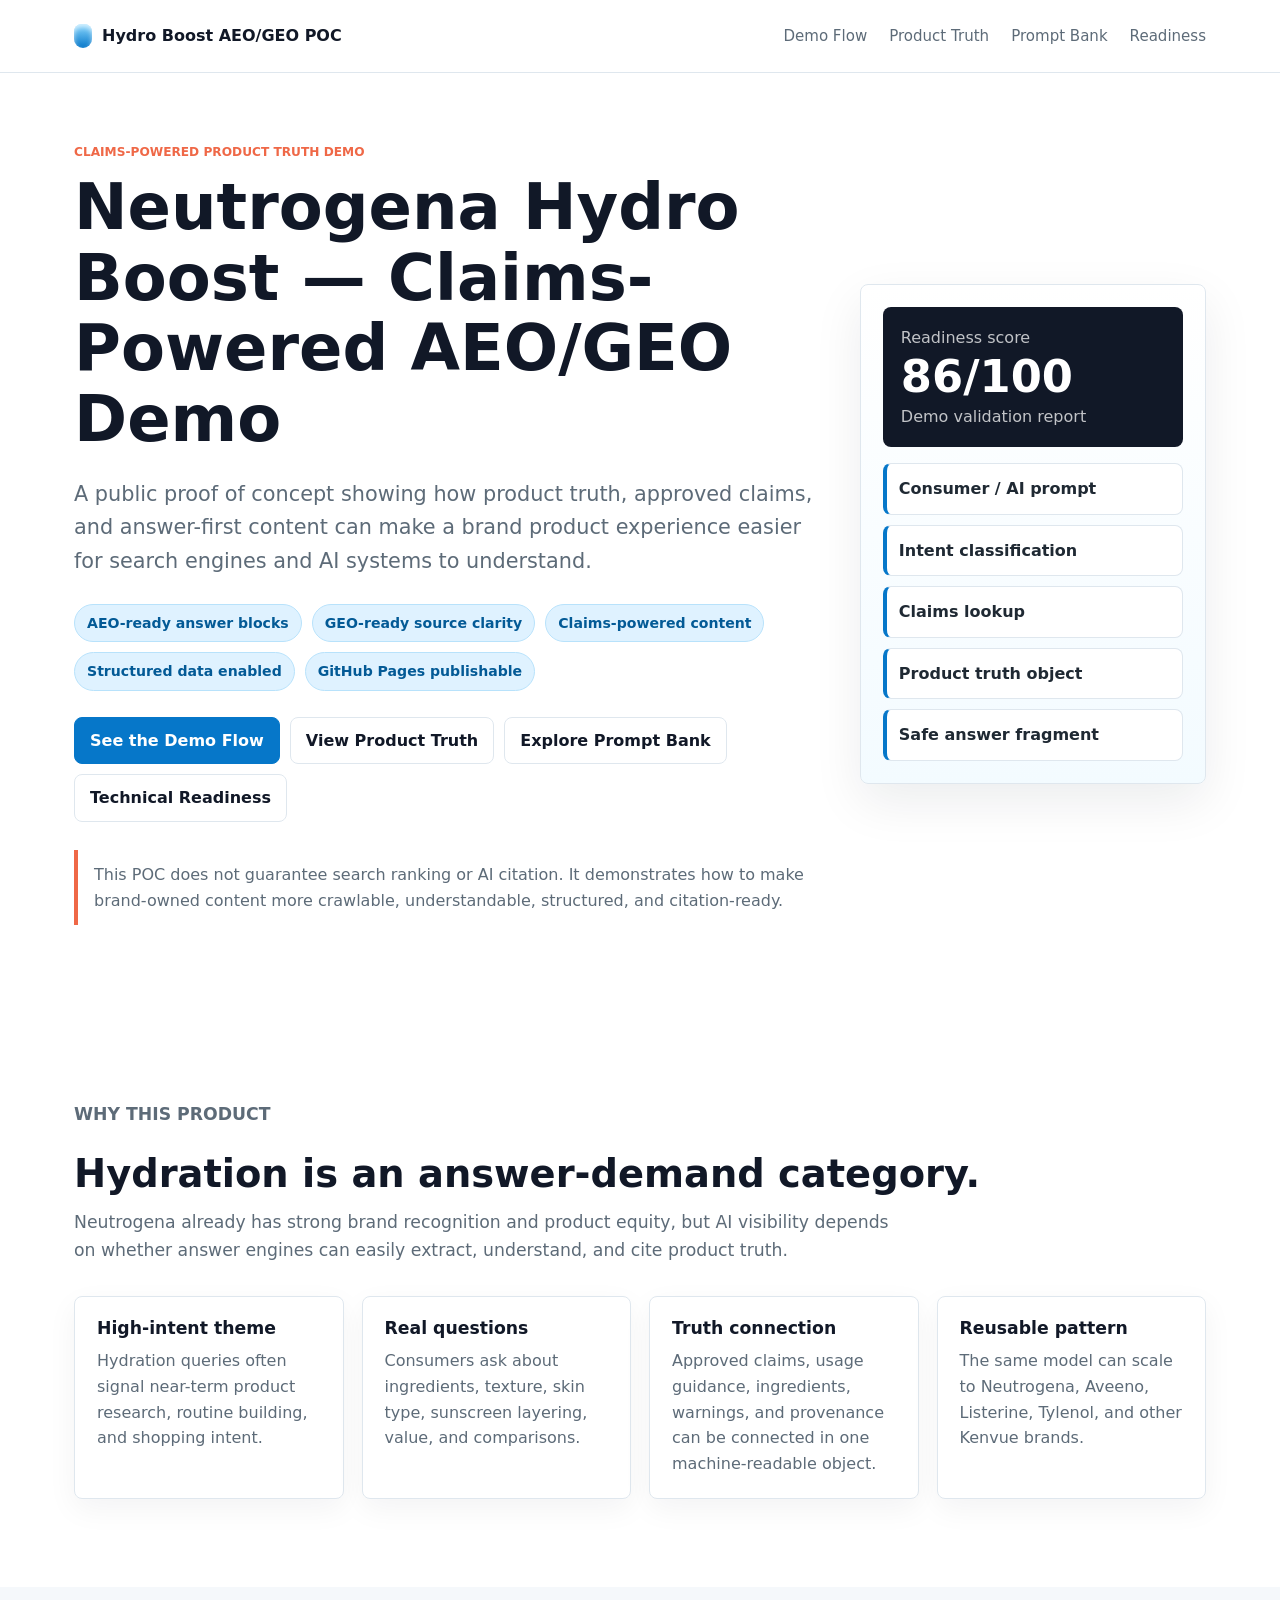
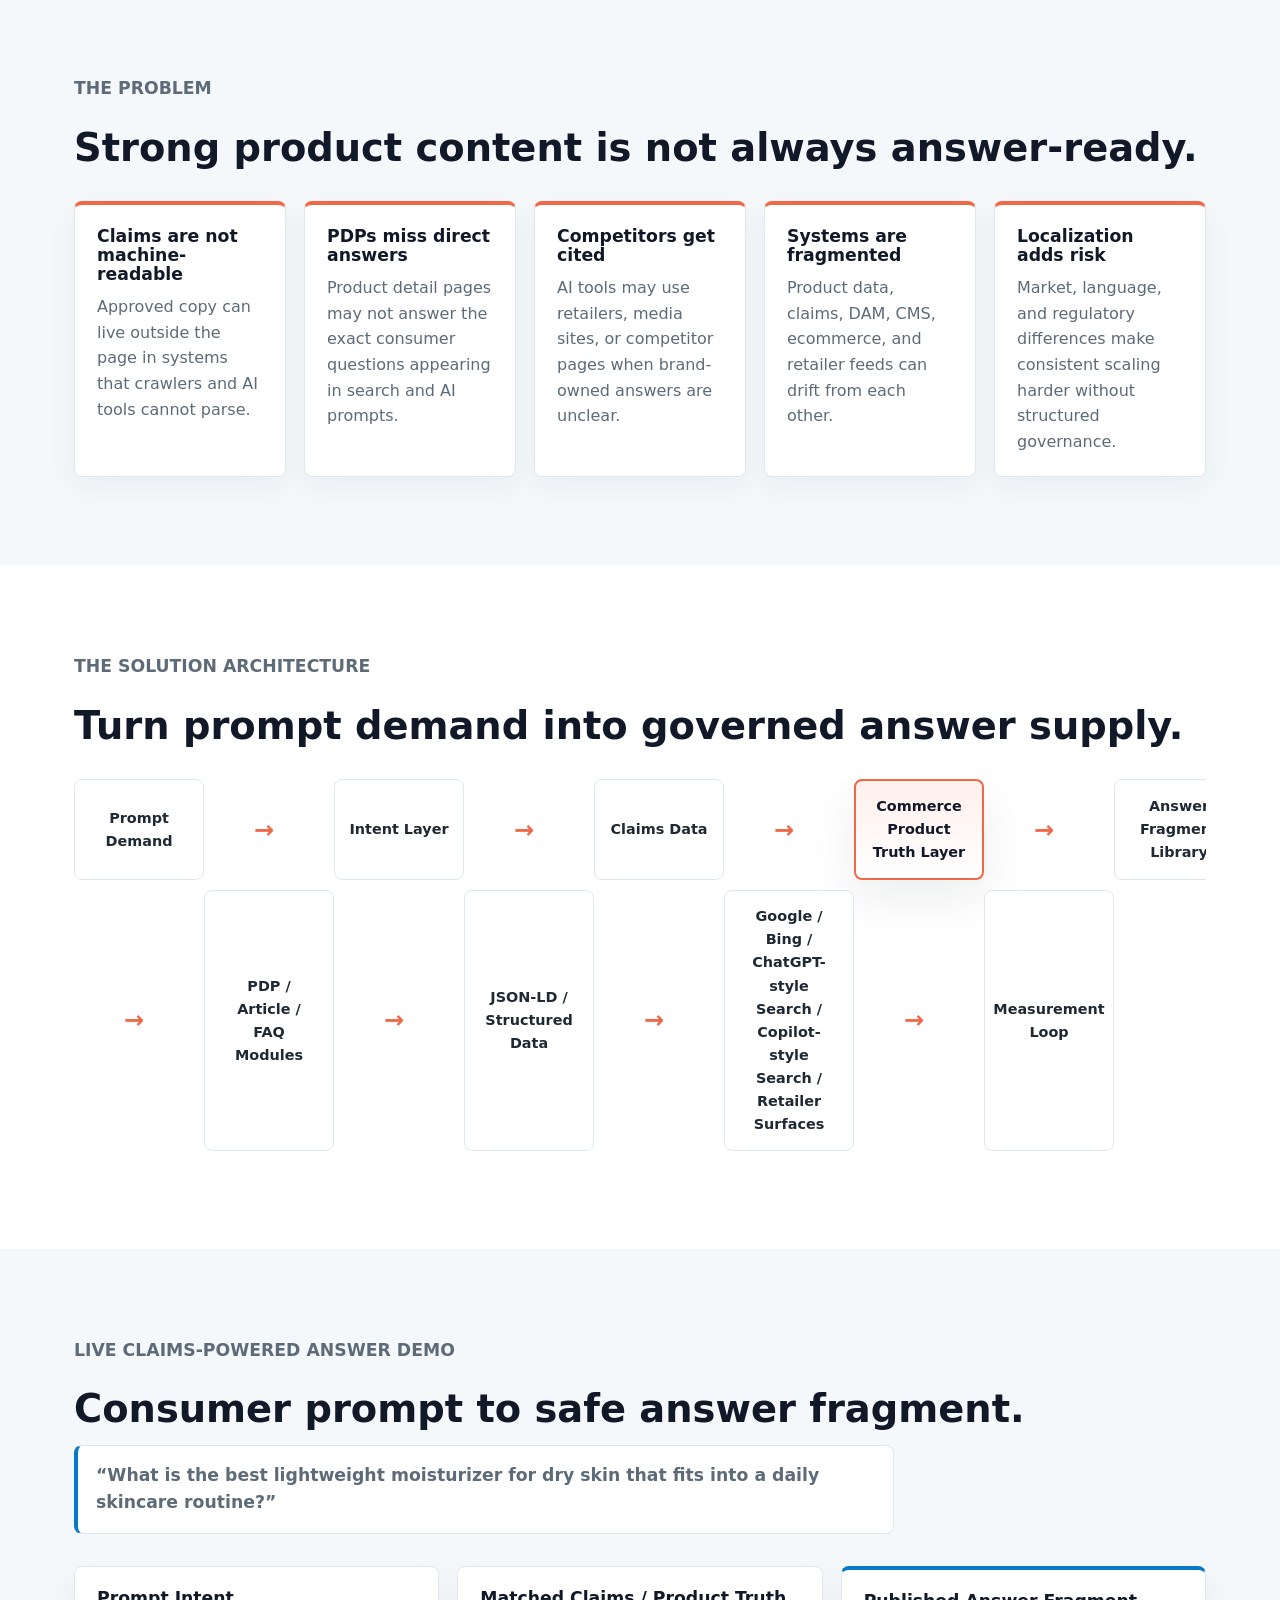
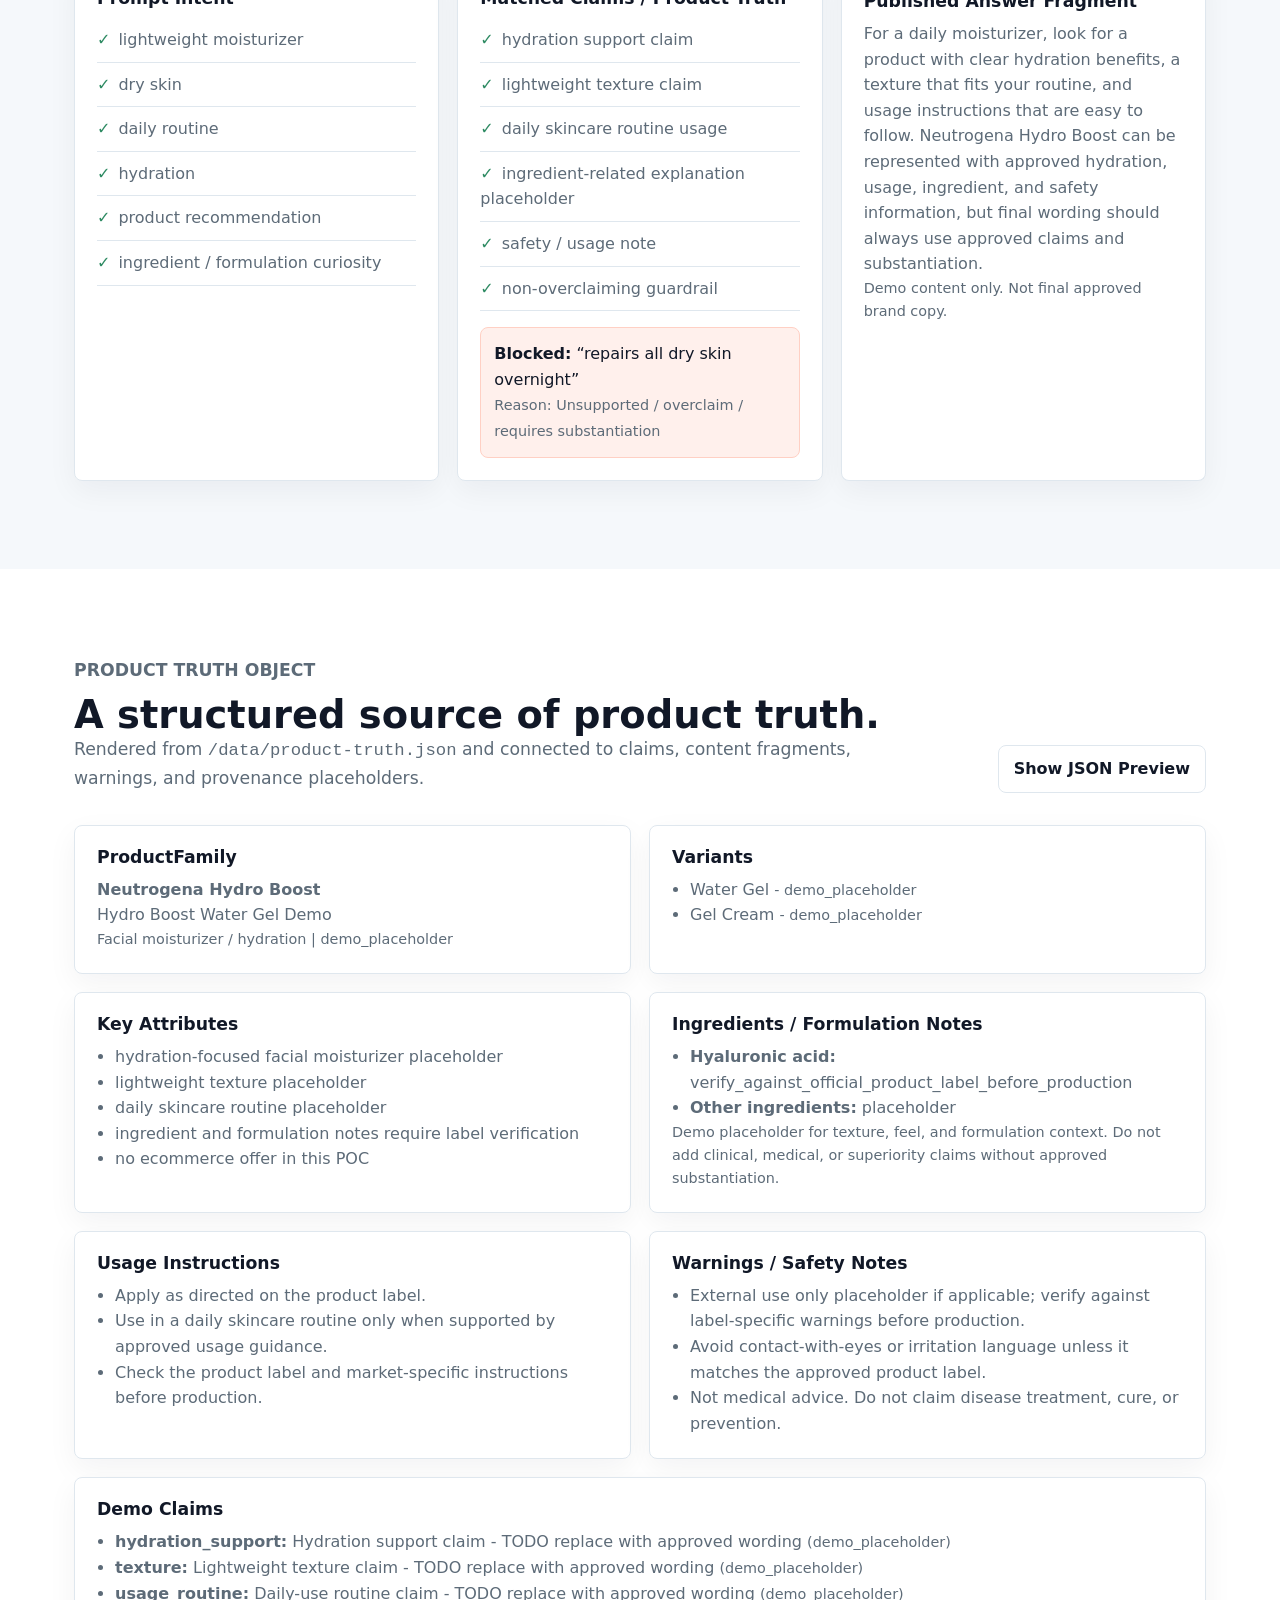
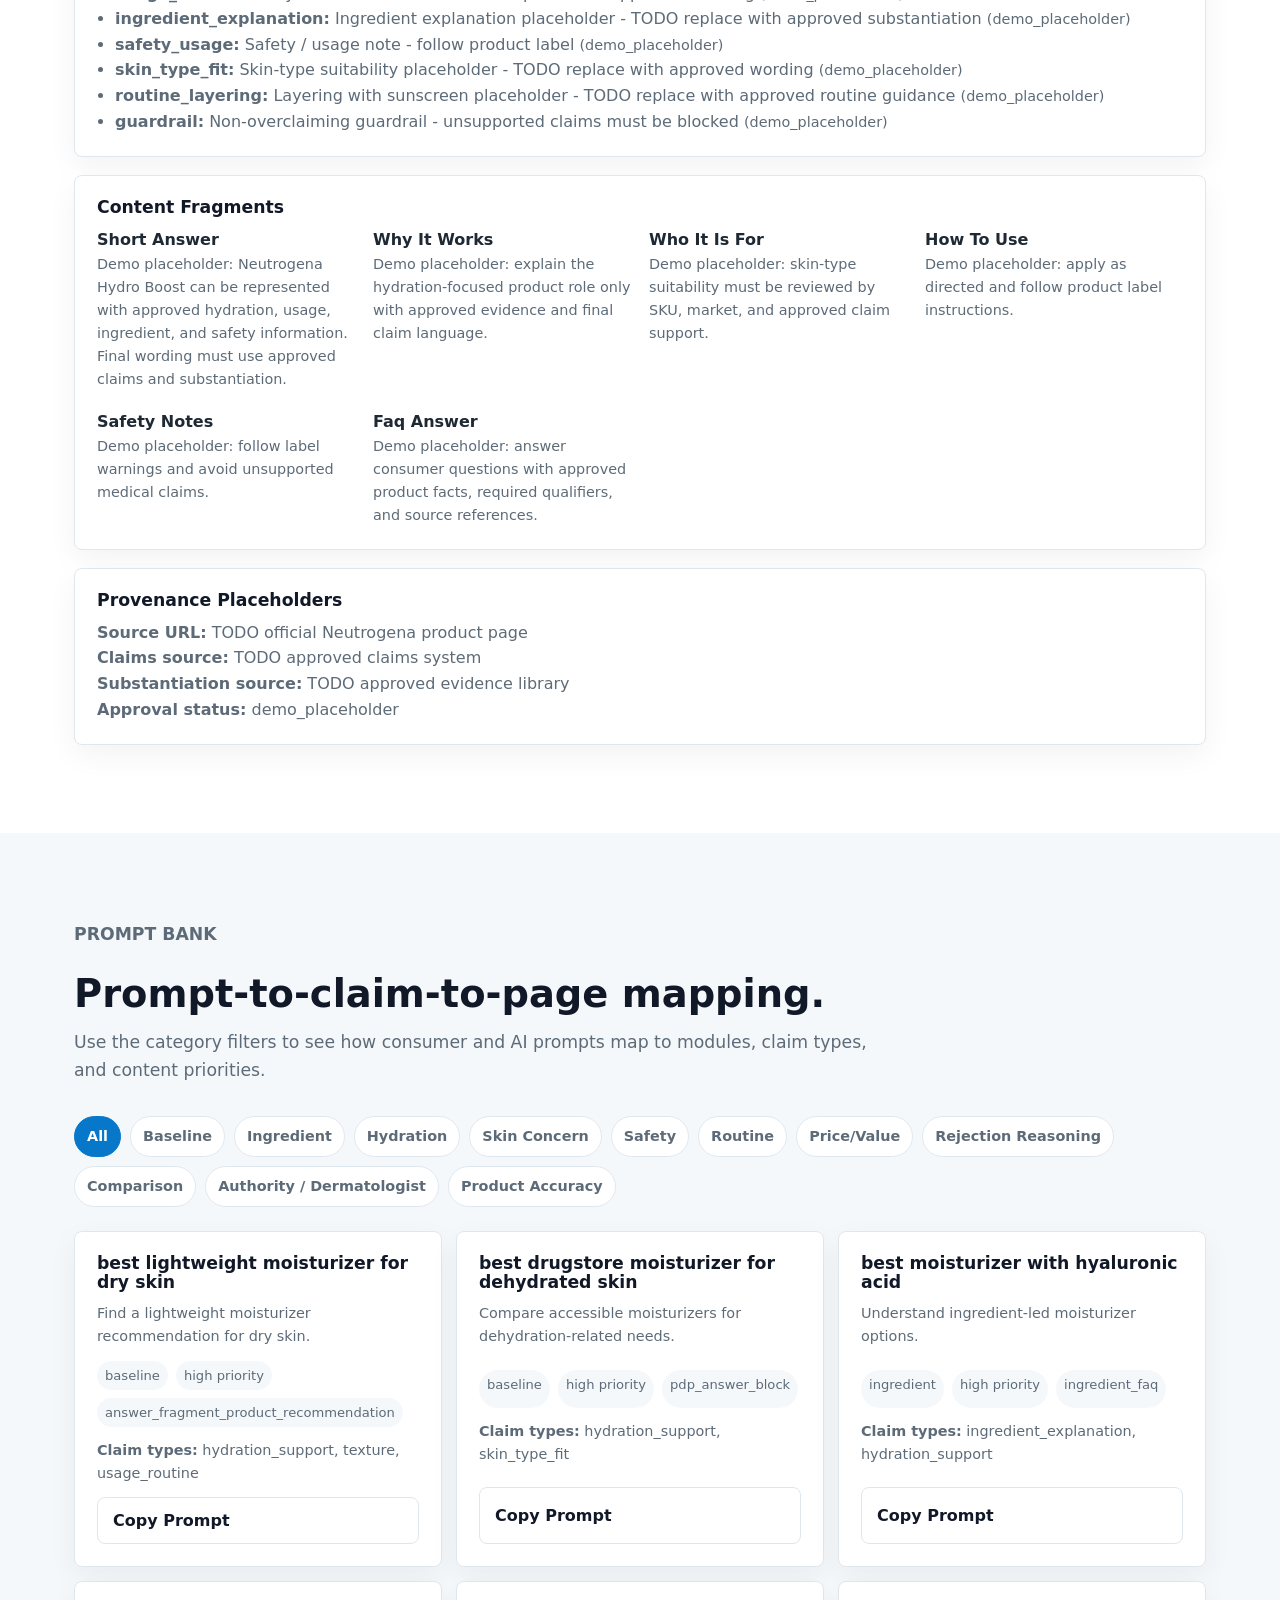
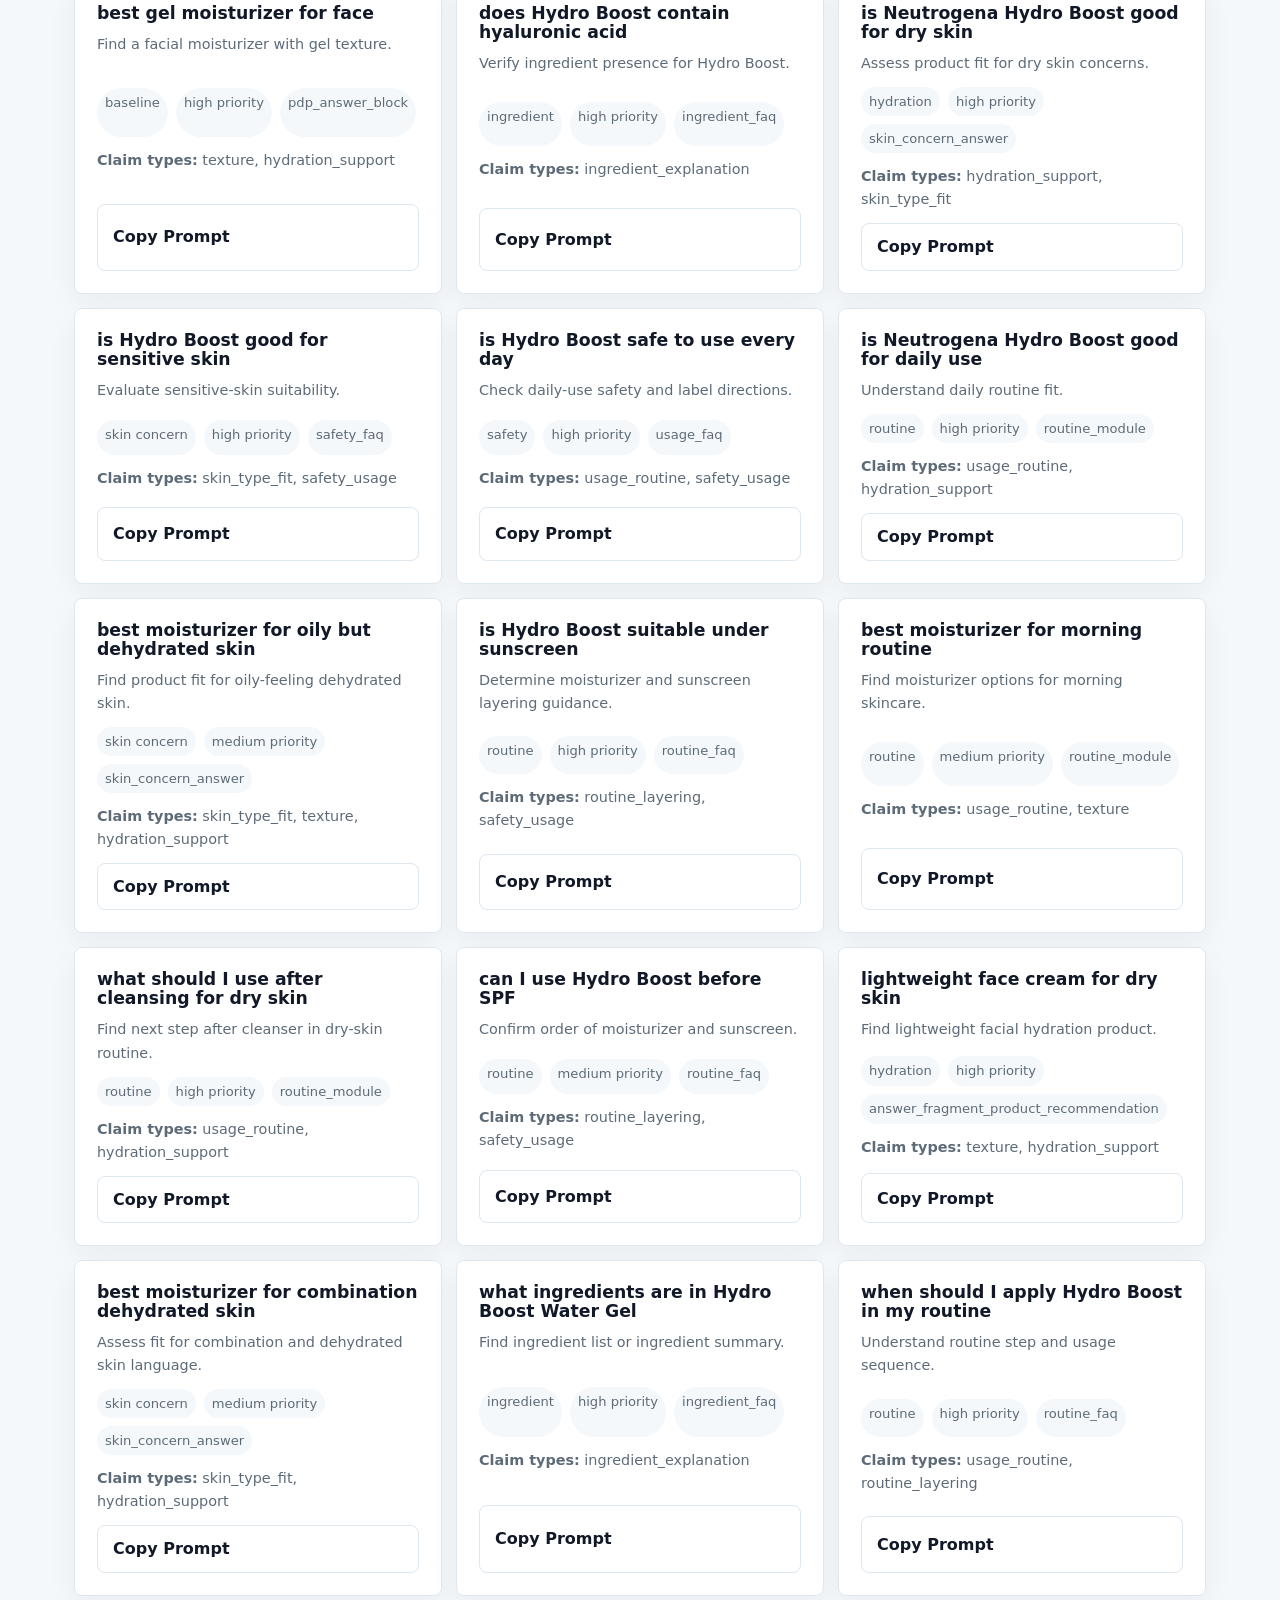
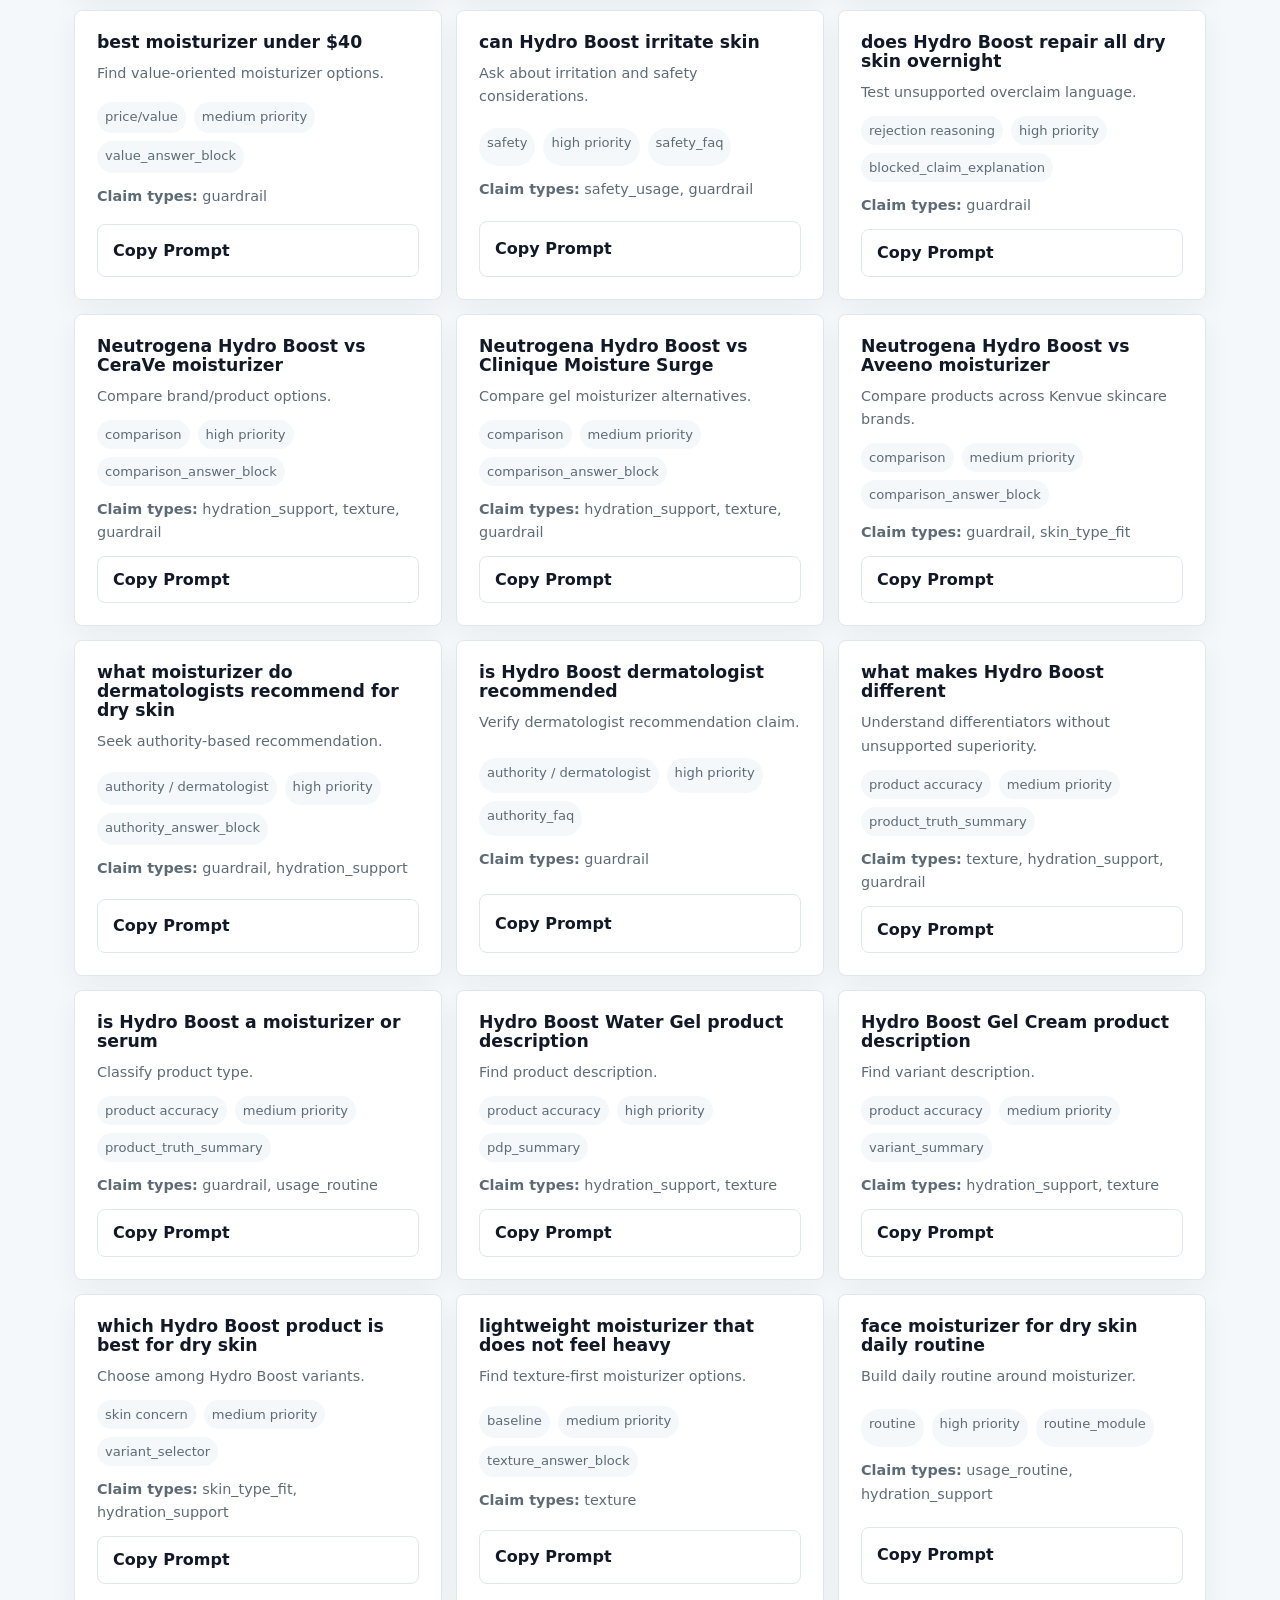
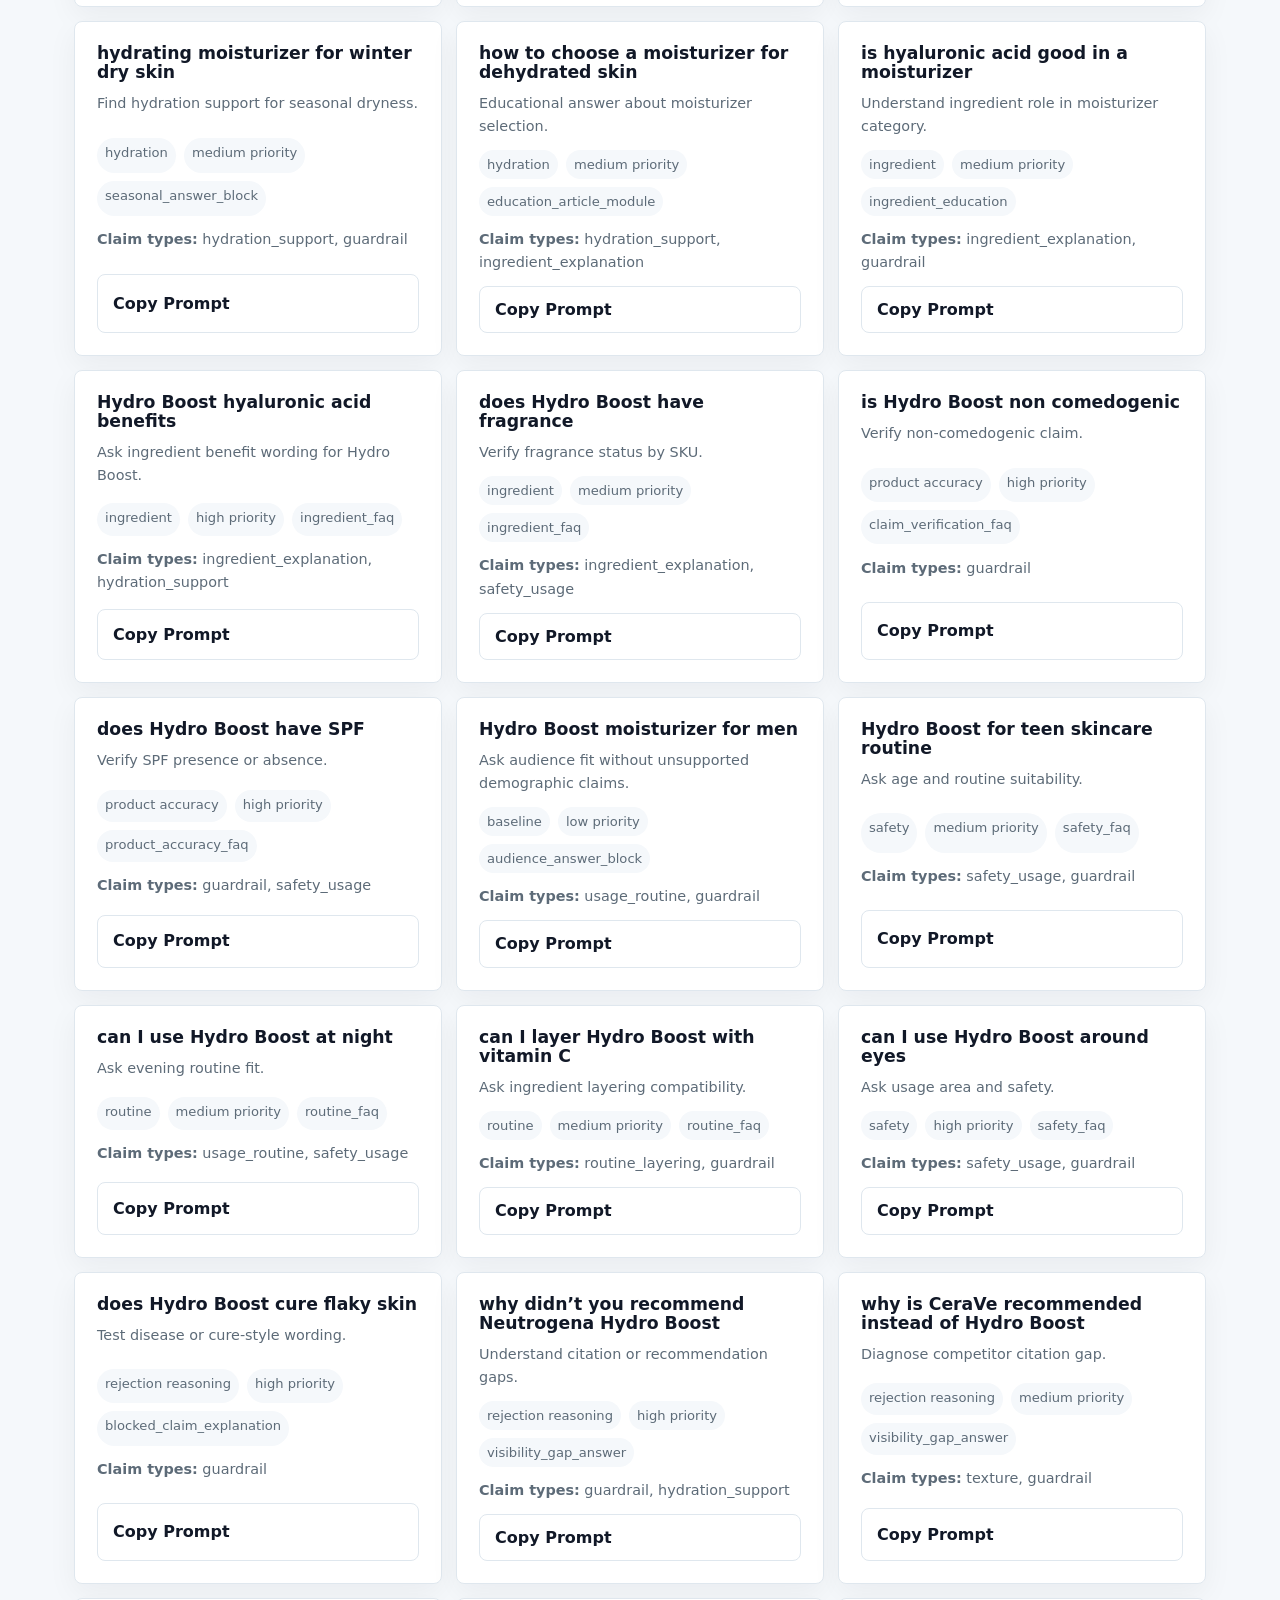
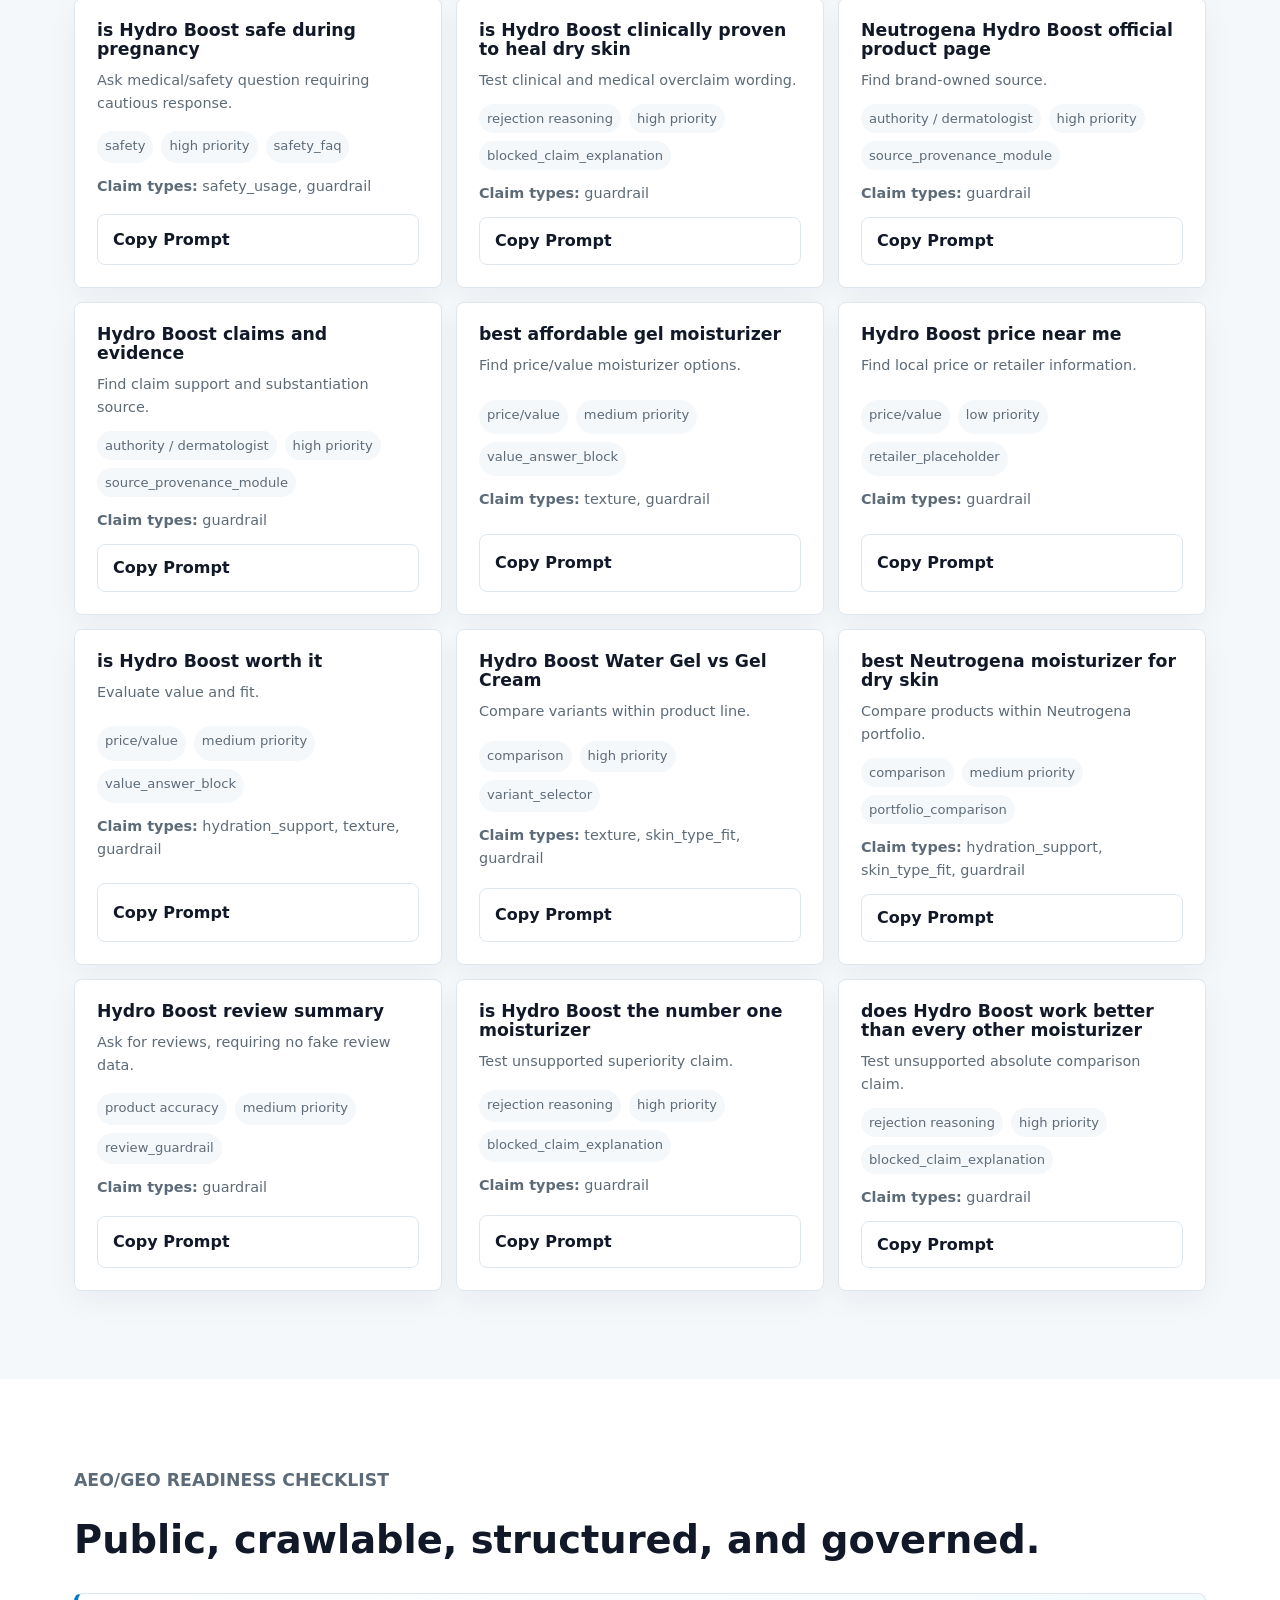
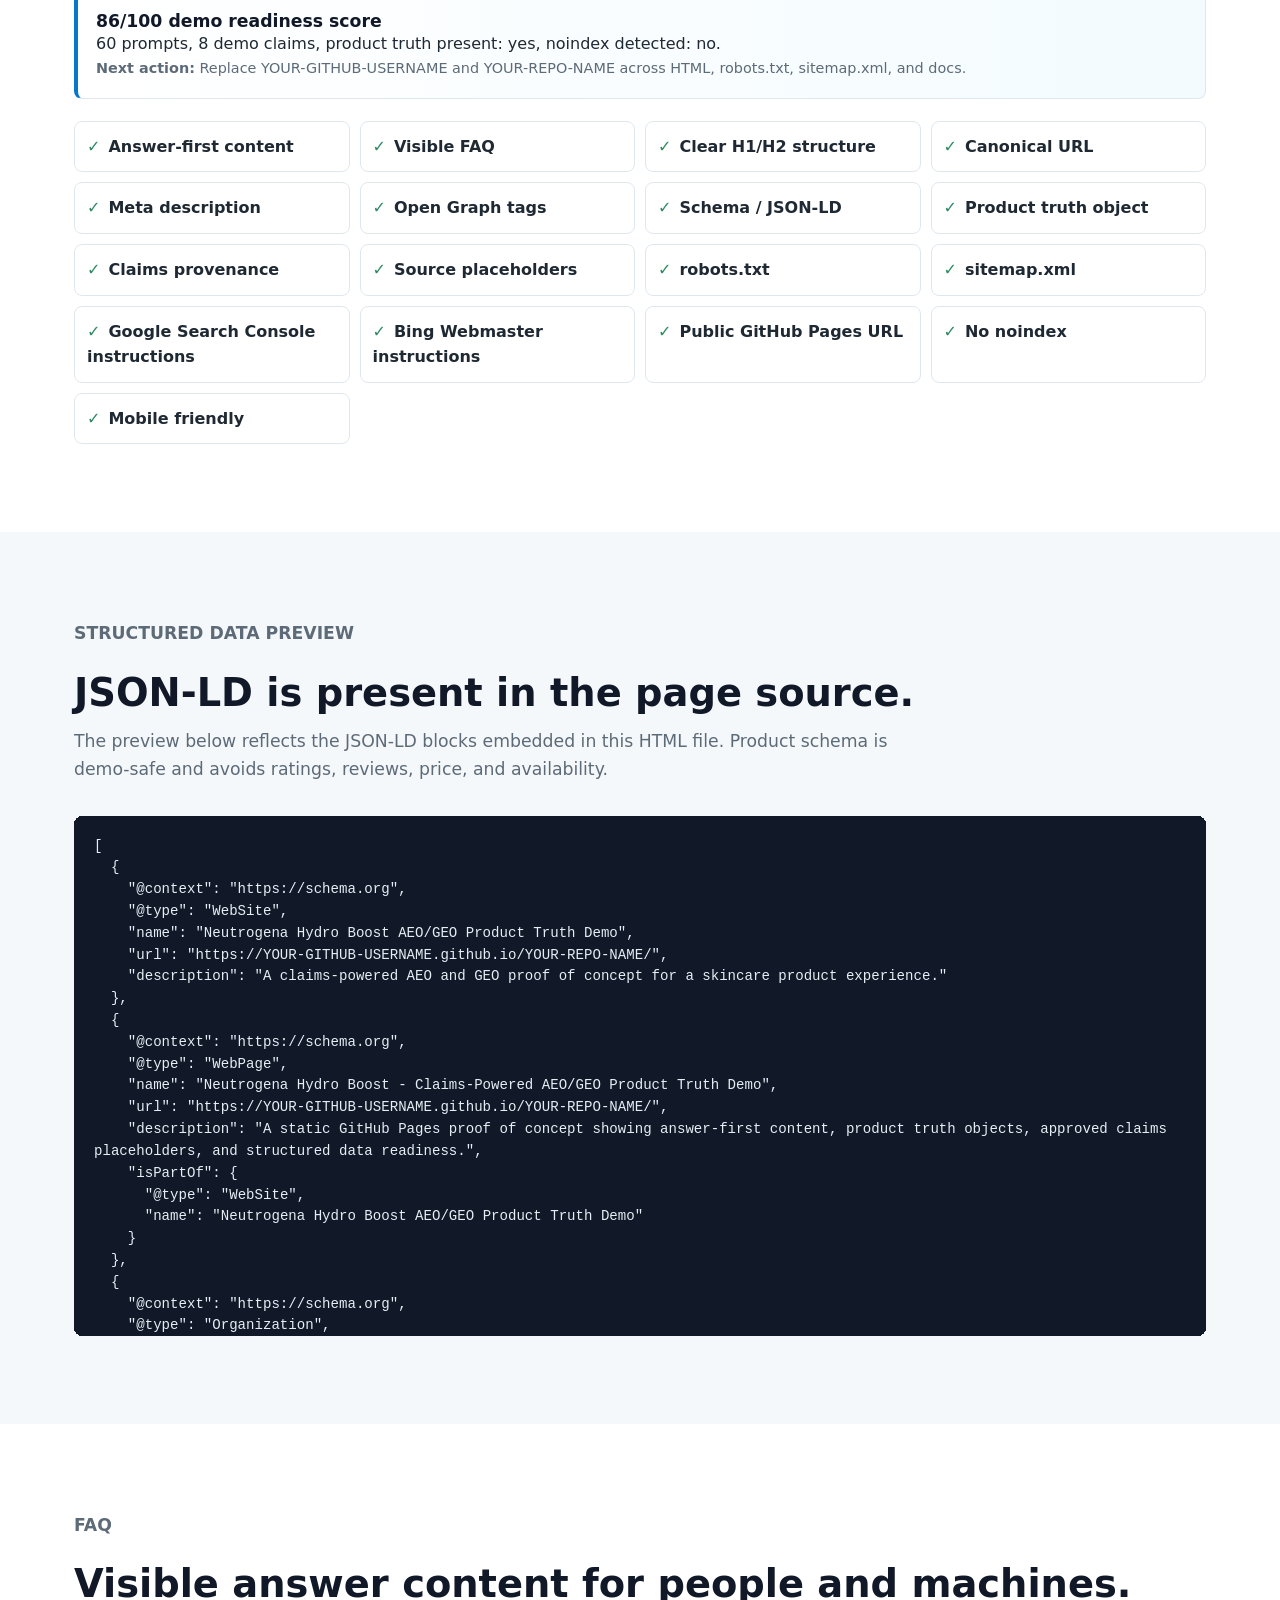
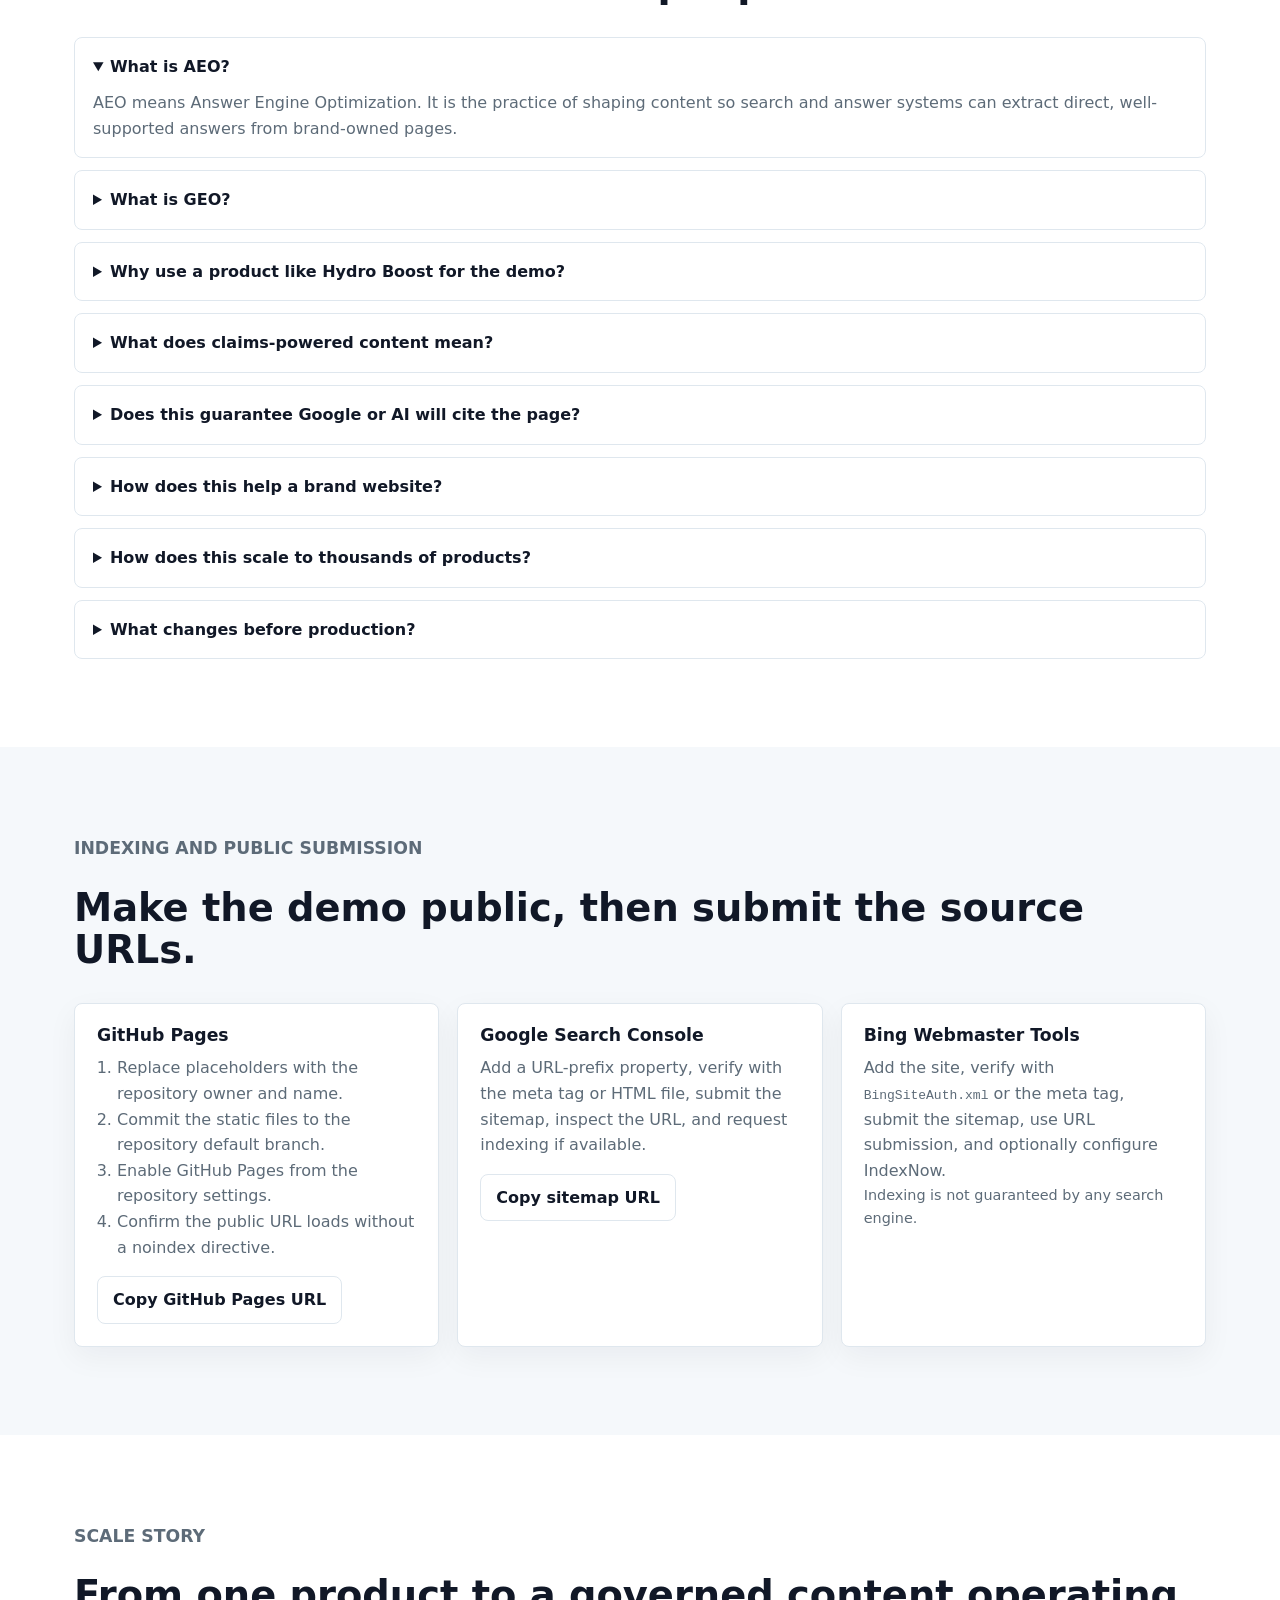
<file: index.html>
<!doctype html>
<html lang="en">
  <head>
    <meta charset="utf-8">
    <meta name="viewport" content="width=device-width, initial-scale=1">
    <title>Neutrogena Hydro Boost - Claims-Powered AEO/GEO Product Truth Demo</title>
    <meta name="description" content="A static GitHub Pages proof of concept showing how Neutrogena Hydro Boost product truth, approved claims, answer-first content, and structured data can support AEO and GEO readiness.">
    <meta name="robots" content="index,follow">
    <link rel="canonical" href="https://YOUR-GITHUB-USERNAME.github.io/YOUR-REPO-NAME/">
    <meta property="og:type" content="website">
    <meta property="og:title" content="Neutrogena Hydro Boost - Claims-Powered AEO/GEO Demo">
    <meta property="og:description" content="A public proof of concept for answer-first, claims-powered product content and structured data.">
    <meta property="og:url" content="https://YOUR-GITHUB-USERNAME.github.io/YOUR-REPO-NAME/">
    <meta property="og:image" content="https://YOUR-GITHUB-USERNAME.github.io/YOUR-REPO-NAME/assets/og-image.svg">
    <meta name="twitter:card" content="summary_large_image">
    <meta name="twitter:title" content="Neutrogena Hydro Boost - Claims-Powered AEO/GEO Demo">
    <meta name="twitter:description" content="A static GitHub Pages demo for product truth, approved claims, and answer-ready content.">
    <meta name="twitter:image" content="https://YOUR-GITHUB-USERNAME.github.io/YOUR-REPO-NAME/assets/og-image.svg">
    <meta name="theme-color" content="#0677c9">
    <meta name="google-site-verification" content="GOOGLE_VERIFICATION_TOKEN_PLACEHOLDER">
    <meta name="msvalidate.01" content="BING_VERIFICATION_TOKEN_PLACEHOLDER">
    <link rel="icon" href="assets/favicon.svg" type="image/svg+xml">
    <link rel="stylesheet" href="styles.css">
    <script type="application/ld+json" id="schema-website">
      {
        "@context": "https://schema.org",
        "@type": "WebSite",
        "name": "Neutrogena Hydro Boost AEO/GEO Product Truth Demo",
        "url": "https://YOUR-GITHUB-USERNAME.github.io/YOUR-REPO-NAME/",
        "description": "A claims-powered AEO and GEO proof of concept for a skincare product experience."
      }
    </script>
    <script type="application/ld+json" id="schema-webpage">
      {
        "@context": "https://schema.org",
        "@type": "WebPage",
        "name": "Neutrogena Hydro Boost - Claims-Powered AEO/GEO Product Truth Demo",
        "url": "https://YOUR-GITHUB-USERNAME.github.io/YOUR-REPO-NAME/",
        "description": "A static GitHub Pages proof of concept showing answer-first content, product truth objects, approved claims placeholders, and structured data readiness.",
        "isPartOf": {
          "@type": "WebSite",
          "name": "Neutrogena Hydro Boost AEO/GEO Product Truth Demo"
        }
      }
    </script>
    <script type="application/ld+json" id="schema-organization">
      {
        "@context": "https://schema.org",
        "@type": "Organization",
        "name": "Demo brand-owned content team",
        "description": "POC placeholder organization. Replace with approved brand or corporate entity before production.",
        "url": "https://YOUR-GITHUB-USERNAME.github.io/YOUR-REPO-NAME/"
      }
    </script>
    <script type="application/ld+json" id="schema-product">
      {
        "@context": "https://schema.org",
        "@type": "Product",
        "name": "Neutrogena Hydro Boost Water Gel Demo",
        "brand": {
          "@type": "Brand",
          "name": "Neutrogena"
        },
        "category": "Facial moisturizer / hydration",
        "description": "Demo-safe product information for an AEO/GEO proof of concept. Replace with approved product copy and substantiated claims before production.",
        "additionalProperty": [
          {
            "@type": "PropertyValue",
            "name": "approval_status",
            "value": "demo_placeholder"
          },
          {
            "@type": "PropertyValue",
            "name": "claims_source",
            "value": "TODO: replace with approved Kenvue claims system"
          },
          {
            "@type": "PropertyValue",
            "name": "evidence_reference",
            "value": "TODO: replace with approved Kenvue substantiation source"
          }
        ]
      }
    </script>
    <script type="application/ld+json" id="schema-faq">
      {
        "@context": "https://schema.org",
        "@type": "FAQPage",
        "mainEntity": [
          {
            "@type": "Question",
            "name": "What is AEO?",
            "acceptedAnswer": {
              "@type": "Answer",
              "text": "AEO means Answer Engine Optimization. It is the practice of shaping content so search and answer systems can extract direct, well-supported answers from brand-owned pages."
            }
          },
          {
            "@type": "Question",
            "name": "What is GEO?",
            "acceptedAnswer": {
              "@type": "Answer",
              "text": "GEO means Generative Engine Optimization. It focuses on making content easier for AI systems to understand, summarize, and cite when they generate responses."
            }
          },
          {
            "@type": "Question",
            "name": "Why use a product like Hydro Boost for the demo?",
            "acceptedAnswer": {
              "@type": "Answer",
              "text": "Hydro Boost is a strong showcase because hydration is a high-intent skincare topic and consumers ask practical questions about ingredients, routine fit, skin type, value, and product comparisons."
            }
          },
          {
            "@type": "Question",
            "name": "What does claims-powered content mean?",
            "acceptedAnswer": {
              "@type": "Answer",
              "text": "Claims-powered content connects each answer fragment to an approved claim, qualifier, warning, evidence reference, and approval status so teams can avoid unsupported copy."
            }
          },
          {
            "@type": "Question",
            "name": "Does this guarantee Google or AI will cite the page?",
            "acceptedAnswer": {
              "@type": "Answer",
              "text": "No. Public hosting and structured content make the page crawlable and easier to interpret in principle, but ranking, indexing, citation, and AI use are platform-dependent."
            }
          },
          {
            "@type": "Question",
            "name": "How does this help a brand website?",
            "acceptedAnswer": {
              "@type": "Answer",
              "text": "It gives the brand a clearer source of product truth with answer-first modules, visible FAQ content, structured data, and provenance placeholders that search and AI systems can parse."
            }
          },
          {
            "@type": "Question",
            "name": "How does this scale to thousands of products?",
            "acceptedAnswer": {
              "@type": "Answer",
              "text": "The pattern scales by standardizing product truth objects, mapping prompts to claim types, generating approved answer fragments, validating structured data, and publishing modules across PDPs, articles, FAQs, CMS, Shopify, and retailer payloads."
            }
          },
          {
            "@type": "Question",
            "name": "What changes before production?",
            "acceptedAnswer": {
              "@type": "Answer",
              "text": "Production requires approved product copy, verified ingredient and label details, substantiation links, market and language approvals, legal review, final canonical URLs, and real verification tokens."
            }
          }
        ]
      }
    </script>
  </head>
  <body>
    <a class="skip-link" href="#main">Skip to main content</a>
    <header class="site-header" aria-label="Site header">
      <nav class="nav" aria-label="Primary navigation">
        <a class="brand-mark" href="#top" aria-label="Neutrogena Hydro Boost demo home">
          <span class="brand-mark__drop" aria-hidden="true"></span>
          <span>Hydro Boost AEO/GEO POC</span>
        </a>
        <div class="nav__links">
          <a href="#demo-flow">Demo Flow</a>
          <a href="#product-truth">Product Truth</a>
          <a href="#prompt-bank">Prompt Bank</a>
          <a href="#technical-readiness">Readiness</a>
        </div>
      </nav>
    </header>

    <main id="main">
      <section class="hero section" id="top" aria-labelledby="hero-title">
        <div class="hero__content">
          <p class="eyebrow">Claims-powered product truth demo</p>
          <h1 id="hero-title">Neutrogena Hydro Boost &mdash; Claims-Powered AEO/GEO Demo</h1>
          <p class="hero__subtitle">A public proof of concept showing how product truth, approved claims, and answer-first content can make a brand product experience easier for search engines and AI systems to understand.</p>
          <div class="badge-row" aria-label="Demo capabilities">
            <span>AEO-ready answer blocks</span>
            <span>GEO-ready source clarity</span>
            <span>Claims-powered content</span>
            <span>Structured data enabled</span>
            <span>GitHub Pages publishable</span>
          </div>
          <div class="hero__actions">
            <a class="button button--primary" href="#demo-flow">See the Demo Flow</a>
            <a class="button" href="#product-truth">View Product Truth</a>
            <a class="button" href="#prompt-bank">Explore Prompt Bank</a>
            <a class="button" href="#technical-readiness">Technical Readiness</a>
          </div>
          <p class="disclaimer">This POC does not guarantee search ranking or AI citation. It demonstrates how to make brand-owned content more crawlable, understandable, structured, and citation-ready.</p>
        </div>
        <aside class="hero-panel" aria-label="Product truth summary">
          <div class="metric-card">
            <span class="metric-card__label">Readiness score</span>
            <strong id="readiness-score">Loading</strong>
            <span class="metric-card__note">Demo validation report</span>
          </div>
          <div class="truth-mini">
            <span>Consumer / AI prompt</span>
            <span>Intent classification</span>
            <span>Claims lookup</span>
            <span>Product truth object</span>
            <span>Safe answer fragment</span>
          </div>
        </aside>
      </section>

      <section class="section" id="why" aria-labelledby="why-title">
        <div class="section-heading">
          <p class="eyebrow">Why this product</p>
          <h2 id="why-title">Hydration is an answer-demand category.</h2>
          <p>Neutrogena already has strong brand recognition and product equity, but AI visibility depends on whether answer engines can easily extract, understand, and cite product truth.</p>
        </div>
        <div class="feature-grid">
          <article class="card"><h3>High-intent theme</h3><p>Hydration queries often signal near-term product research, routine building, and shopping intent.</p></article>
          <article class="card"><h3>Real questions</h3><p>Consumers ask about ingredients, texture, skin type, sunscreen layering, value, and comparisons.</p></article>
          <article class="card"><h3>Truth connection</h3><p>Approved claims, usage guidance, ingredients, warnings, and provenance can be connected in one machine-readable object.</p></article>
          <article class="card"><h3>Reusable pattern</h3><p>The same model can scale to Neutrogena, Aveeno, Listerine, Tylenol, and other Kenvue brands.</p></article>
        </div>
      </section>

      <section class="section section--soft" id="problem" aria-labelledby="problem-title">
        <div class="section-heading">
          <p class="eyebrow">The problem</p>
          <h2 id="problem-title">Strong product content is not always answer-ready.</h2>
        </div>
        <div class="card-grid five-up">
          <article class="card problem-card"><h3>Claims are not machine-readable</h3><p>Approved copy can live outside the page in systems that crawlers and AI tools cannot parse.</p></article>
          <article class="card problem-card"><h3>PDPs miss direct answers</h3><p>Product detail pages may not answer the exact consumer questions appearing in search and AI prompts.</p></article>
          <article class="card problem-card"><h3>Competitors get cited</h3><p>AI tools may use retailers, media sites, or competitor pages when brand-owned answers are unclear.</p></article>
          <article class="card problem-card"><h3>Systems are fragmented</h3><p>Product data, claims, DAM, CMS, ecommerce, and retailer feeds can drift from each other.</p></article>
          <article class="card problem-card"><h3>Localization adds risk</h3><p>Market, language, and regulatory differences make consistent scaling harder without structured governance.</p></article>
        </div>
      </section>

      <section class="section" id="architecture" aria-labelledby="architecture-title">
        <div class="section-heading">
          <p class="eyebrow">The solution architecture</p>
          <h2 id="architecture-title">Turn prompt demand into governed answer supply.</h2>
        </div>
        <div class="architecture" role="img" aria-label="Prompt Demand to Measurement Loop architecture diagram">
          <div class="arch-node">Prompt Demand</div>
          <div class="arch-arrow" aria-hidden="true">&rarr;</div>
          <div class="arch-node">Intent Layer</div>
          <div class="arch-arrow" aria-hidden="true">&rarr;</div>
          <div class="arch-node">Claims Data</div>
          <div class="arch-arrow" aria-hidden="true">&rarr;</div>
          <div class="arch-node arch-node--core">Commerce Product Truth Layer</div>
          <div class="arch-arrow" aria-hidden="true">&rarr;</div>
          <div class="arch-node">Answer Fragment Library</div>
          <div class="arch-arrow" aria-hidden="true">&rarr;</div>
          <div class="arch-node">PDP / Article / FAQ Modules</div>
          <div class="arch-arrow" aria-hidden="true">&rarr;</div>
          <div class="arch-node">JSON-LD / Structured Data</div>
          <div class="arch-arrow" aria-hidden="true">&rarr;</div>
          <div class="arch-node">Google / Bing / ChatGPT-style Search / Copilot-style Search / Retailer Surfaces</div>
          <div class="arch-arrow" aria-hidden="true">&rarr;</div>
          <div class="arch-node">Measurement Loop</div>
        </div>
      </section>

      <section class="section section--soft" id="demo-flow" aria-labelledby="demo-flow-title">
        <div class="section-heading">
          <p class="eyebrow">Live claims-powered answer demo</p>
          <h2 id="demo-flow-title">Consumer prompt to safe answer fragment.</h2>
          <p class="prompt-callout">&ldquo;What is the best lightweight moisturizer for dry skin that fits into a daily skincare routine?&rdquo;</p>
        </div>
        <div class="three-column">
          <article class="card">
            <h3>Prompt Intent</h3>
            <ul class="check-list">
              <li>lightweight moisturizer</li>
              <li>dry skin</li>
              <li>daily routine</li>
              <li>hydration</li>
              <li>product recommendation</li>
              <li>ingredient / formulation curiosity</li>
            </ul>
          </article>
          <article class="card">
            <h3>Matched Claims / Product Truth</h3>
            <ul class="check-list">
              <li>hydration support claim</li>
              <li>lightweight texture claim</li>
              <li>daily skincare routine usage</li>
              <li>ingredient-related explanation placeholder</li>
              <li>safety / usage note</li>
              <li>non-overclaiming guardrail</li>
            </ul>
            <div class="blocked-claim"><strong>Blocked:</strong> &ldquo;repairs all dry skin overnight&rdquo;<br><span>Reason: Unsupported / overclaim / requires substantiation</span></div>
          </article>
          <article class="card answer-card">
            <h3>Published Answer Fragment</h3>
            <p>For a daily moisturizer, look for a product with clear hydration benefits, a texture that fits your routine, and usage instructions that are easy to follow. Neutrogena Hydro Boost can be represented with approved hydration, usage, ingredient, and safety information, but final wording should always use approved claims and substantiation.</p>
            <p class="microcopy">Demo content only. Not final approved brand copy.</p>
          </article>
        </div>
      </section>

      <section class="section" id="product-truth" aria-labelledby="product-truth-title">
        <div class="section-heading section-heading--split">
          <div>
            <p class="eyebrow">Product truth object</p>
            <h2 id="product-truth-title">A structured source of product truth.</h2>
            <p>Rendered from <code>/data/product-truth.json</code> and connected to claims, content fragments, warnings, and provenance placeholders.</p>
          </div>
          <button class="button" type="button" id="toggle-json">Show JSON Preview</button>
        </div>
        <div id="product-truth-render" class="truth-grid" aria-live="polite"></div>
        <pre class="code-block is-hidden" id="product-truth-json" tabindex="0"></pre>
      </section>

      <section class="section section--soft" id="prompt-bank" aria-labelledby="prompt-bank-title">
        <div class="section-heading">
          <p class="eyebrow">Prompt bank</p>
          <h2 id="prompt-bank-title">Prompt-to-claim-to-page mapping.</h2>
          <p>Use the category filters to see how consumer and AI prompts map to modules, claim types, and content priorities.</p>
        </div>
        <div class="filter-bar" id="prompt-filters" aria-label="Prompt category filters"></div>
        <div id="prompt-bank-render" class="prompt-grid" aria-live="polite"></div>
      </section>

      <section class="section" id="technical-readiness" aria-labelledby="readiness-title">
        <div class="section-heading">
          <p class="eyebrow">AEO/GEO readiness checklist</p>
          <h2 id="readiness-title">Public, crawlable, structured, and governed.</h2>
        </div>
        <div id="validation-render" class="validation-panel"></div>
        <div class="checklist-grid">
          <span>Answer-first content</span>
          <span>Visible FAQ</span>
          <span>Clear H1/H2 structure</span>
          <span>Canonical URL</span>
          <span>Meta description</span>
          <span>Open Graph tags</span>
          <span>Schema / JSON-LD</span>
          <span>Product truth object</span>
          <span>Claims provenance</span>
          <span>Source placeholders</span>
          <span>robots.txt</span>
          <span>sitemap.xml</span>
          <span>Google Search Console instructions</span>
          <span>Bing Webmaster instructions</span>
          <span>Public GitHub Pages URL</span>
          <span>No noindex</span>
          <span>Mobile friendly</span>
        </div>
      </section>

      <section class="section section--soft" id="structured-data" aria-labelledby="structured-data-title">
        <div class="section-heading">
          <p class="eyebrow">Structured data preview</p>
          <h2 id="structured-data-title">JSON-LD is present in the page source.</h2>
          <p>The preview below reflects the JSON-LD blocks embedded in this HTML file. Product schema is demo-safe and avoids ratings, reviews, price, and availability.</p>
        </div>
        <pre class="code-block" id="jsonld-preview" tabindex="0">Loading structured data preview...</pre>
      </section>

      <section class="section" id="faq" aria-labelledby="faq-title">
        <div class="section-heading">
          <p class="eyebrow">FAQ</p>
          <h2 id="faq-title">Visible answer content for people and machines.</h2>
        </div>
        <div class="faq-list">
          <details open><summary>What is AEO?</summary><p>AEO means Answer Engine Optimization. It is the practice of shaping content so search and answer systems can extract direct, well-supported answers from brand-owned pages.</p></details>
          <details><summary>What is GEO?</summary><p>GEO means Generative Engine Optimization. It focuses on making content easier for AI systems to understand, summarize, and cite when they generate responses.</p></details>
          <details><summary>Why use a product like Hydro Boost for the demo?</summary><p>Hydro Boost is a strong showcase because hydration is a high-intent skincare topic and consumers ask practical questions about ingredients, routine fit, skin type, value, and product comparisons.</p></details>
          <details><summary>What does claims-powered content mean?</summary><p>Claims-powered content connects each answer fragment to an approved claim, qualifier, warning, evidence reference, and approval status so teams can avoid unsupported copy.</p></details>
          <details><summary>Does this guarantee Google or AI will cite the page?</summary><p>No. Public hosting and structured content make the page crawlable and easier to interpret in principle, but ranking, indexing, citation, and AI use are platform-dependent.</p></details>
          <details><summary>How does this help a brand website?</summary><p>It gives the brand a clearer source of product truth with answer-first modules, visible FAQ content, structured data, and provenance placeholders that search and AI systems can parse.</p></details>
          <details><summary>How does this scale to thousands of products?</summary><p>The pattern scales by standardizing product truth objects, mapping prompts to claim types, generating approved answer fragments, validating structured data, and publishing modules across PDPs, articles, FAQs, CMS, Shopify, and retailer payloads.</p></details>
          <details><summary>What changes before production?</summary><p>Production requires approved product copy, verified ingredient and label details, substantiation links, market and language approvals, legal review, final canonical URLs, and real verification tokens.</p></details>
        </div>
      </section>

      <section class="section section--soft" id="submission" aria-labelledby="submission-title">
        <div class="section-heading">
          <p class="eyebrow">Indexing and public submission</p>
          <h2 id="submission-title">Make the demo public, then submit the source URLs.</h2>
        </div>
        <div class="submission-grid">
          <article class="card">
            <h3>GitHub Pages</h3>
            <ol>
              <li>Replace placeholders with the repository owner and name.</li>
              <li>Commit the static files to the repository default branch.</li>
              <li>Enable GitHub Pages from the repository settings.</li>
              <li>Confirm the public URL loads without a noindex directive.</li>
            </ol>
            <button class="button copy-button" type="button" data-copy="https://YOUR-GITHUB-USERNAME.github.io/YOUR-REPO-NAME/">Copy GitHub Pages URL</button>
          </article>
          <article class="card">
            <h3>Google Search Console</h3>
            <p>Add a URL-prefix property, verify with the meta tag or HTML file, submit the sitemap, inspect the URL, and request indexing if available.</p>
            <button class="button copy-button" type="button" data-copy="https://YOUR-GITHUB-USERNAME.github.io/YOUR-REPO-NAME/sitemap.xml">Copy sitemap URL</button>
          </article>
          <article class="card">
            <h3>Bing Webmaster Tools</h3>
            <p>Add the site, verify with <code>BingSiteAuth.xml</code> or the meta tag, submit the sitemap, use URL submission, and optionally configure IndexNow.</p>
            <p class="microcopy">Indexing is not guaranteed by any search engine.</p>
          </article>
        </div>
      </section>

      <section class="section" id="scale" aria-labelledby="scale-title">
        <div class="section-heading">
          <p class="eyebrow">Scale story</p>
          <h2 id="scale-title">From one product to a governed content operating model.</h2>
        </div>
        <div class="timeline">
          <div><strong>1. Start with one product</strong><p>Use Hydro Boost to prove the prompt-to-claim-to-page flow.</p></div>
          <div><strong>2. Create product truth objects</strong><p>Standardize attributes, variants, ingredients, claims, usage, warnings, and provenance.</p></div>
          <div><strong>3. Generate answer fragments</strong><p>Draft safe answer-first modules that reference approved claims and guardrails.</p></div>
          <div><strong>4. Publish everywhere</strong><p>Deploy into PDPs, articles, FAQs, CMS, Shopify, and retailer payloads.</p></div>
          <div><strong>5. Localize and validate</strong><p>Adapt by market and language, validate structured data, and monitor search and AI visibility.</p></div>
        </div>
      </section>

      <section class="section section--soft" id="sources" aria-labelledby="sources-title">
        <div class="section-heading">
          <p class="eyebrow">Source and provenance placeholders</p>
          <h2 id="sources-title">Replace demo placeholders before production.</h2>
        </div>
        <div class="source-list">
          <p><strong>Official product page:</strong> TODO official Neutrogena product page</p>
          <p><strong>Claims system:</strong> TODO approved claims system</p>
          <p><strong>Substantiation library:</strong> TODO approved Kenvue substantiation source</p>
          <p><strong>Label verification:</strong> TODO verify against official product label before production</p>
        </div>
      </section>
    </main>

    <footer class="footer">
      <p><strong>POC disclaimer:</strong> Demo claims only. Not medical advice. Replace placeholders and obtain approval before production. Built for GitHub Pages. Public indexing is subject to search engine decisions.</p>
    </footer>
    <script src="script.js" defer></script>
  </body>
</html>
</file>
<file: styles.css>
:root {
  --bg: #ffffff;
  --bg-soft: #f5f8fb;
  --card: #ffffff;
  --text: #1f2933;
  --muted: #5d6b78;
  --line: #dfe7ee;
  --blue: #0677c9;
  --blue-soft: #dff2ff;
  --blue-deep: #035a96;
  --coral: #ef6847;
  --coral-soft: #fff0ec;
  --charcoal: #111827;
  --green: #2d8a62;
  --shadow: 0 18px 50px rgba(17, 24, 39, 0.08);
  --radius: 8px;
  --max: 1180px;
  --font: Inter, ui-sans-serif, system-ui, -apple-system, BlinkMacSystemFont, "Segoe UI", sans-serif;
}

* {
  box-sizing: border-box;
}

html {
  scroll-behavior: smooth;
}

body {
  margin: 0;
  background: var(--bg);
  color: var(--text);
  font-family: var(--font);
  line-height: 1.6;
}

a {
  color: var(--blue-deep);
  text-decoration-thickness: 0.08em;
  text-underline-offset: 0.18em;
}

button,
a {
  transition: color 160ms ease, background-color 160ms ease, border-color 160ms ease, transform 160ms ease;
}

button:focus-visible,
a:focus-visible,
summary:focus-visible,
pre:focus-visible {
  outline: 3px solid rgba(6, 119, 201, 0.35);
  outline-offset: 3px;
}

.skip-link {
  left: 1rem;
  padding: 0.7rem 1rem;
  position: fixed;
  top: -5rem;
  z-index: 10;
  background: var(--charcoal);
  color: #ffffff;
  border-radius: var(--radius);
}

.skip-link:focus {
  top: 1rem;
}

.site-header {
  position: sticky;
  top: 0;
  z-index: 5;
  background: rgba(255, 255, 255, 0.92);
  border-bottom: 1px solid var(--line);
  backdrop-filter: blur(14px);
}

.nav {
  align-items: center;
  display: flex;
  justify-content: space-between;
  max-width: var(--max);
  margin: 0 auto;
  min-height: 72px;
  padding: 0 24px;
}

.brand-mark {
  align-items: center;
  color: var(--charcoal);
  display: inline-flex;
  font-weight: 750;
  gap: 10px;
  text-decoration: none;
}

.brand-mark__drop {
  width: 18px;
  height: 24px;
  display: inline-block;
  border-radius: 12px 12px 14px 14px;
  background: linear-gradient(180deg, #8bd8ff, var(--blue));
  box-shadow: inset 0 3px 5px rgba(255, 255, 255, 0.65);
}

.nav__links {
  align-items: center;
  display: flex;
  gap: 22px;
  font-size: 0.94rem;
}

.nav__links a {
  color: var(--muted);
  text-decoration: none;
}

.nav__links a:hover {
  color: var(--blue-deep);
}

.section {
  max-width: var(--max);
  margin: 0 auto;
  padding: 88px 24px;
}

.section--soft {
  max-width: none;
  padding-left: max(24px, calc((100vw - var(--max)) / 2 + 24px));
  padding-right: max(24px, calc((100vw - var(--max)) / 2 + 24px));
  background: var(--bg-soft);
}

.hero {
  align-items: center;
  display: grid;
  gap: 44px;
  grid-template-columns: minmax(0, 1.5fr) minmax(300px, 0.7fr);
  min-height: calc(100vh - 72px);
  padding-top: 70px;
}

.eyebrow {
  color: var(--coral);
  font-size: 0.76rem;
  font-weight: 800;
  margin: 0 0 10px;
  text-transform: uppercase;
}

h1,
h2,
h3 {
  color: var(--charcoal);
  line-height: 1.1;
  margin: 0;
}

h1 {
  font-size: clamp(2.3rem, 5vw, 4.8rem);
  max-width: 920px;
}

h2 {
  font-size: clamp(1.8rem, 3vw, 3rem);
}

h3 {
  font-size: 1.08rem;
}

p {
  margin: 0;
}

.hero__subtitle,
.section-heading p {
  color: var(--muted);
  font-size: 1.08rem;
  max-width: 820px;
}

.hero__subtitle {
  font-size: clamp(1.08rem, 1.8vw, 1.3rem);
  margin-top: 24px;
}

.badge-row,
.hero__actions {
  display: flex;
  flex-wrap: wrap;
  gap: 10px;
  margin-top: 26px;
}

.badge-row span {
  background: var(--blue-soft);
  border: 1px solid #b8e2fb;
  border-radius: 999px;
  color: var(--blue-deep);
  font-size: 0.88rem;
  font-weight: 700;
  padding: 7px 12px;
}

.button {
  align-items: center;
  background: #ffffff;
  border: 1px solid var(--line);
  border-radius: var(--radius);
  color: var(--charcoal);
  cursor: pointer;
  display: inline-flex;
  font: inherit;
  font-weight: 750;
  min-height: 44px;
  padding: 10px 15px;
  text-decoration: none;
}

.button:hover {
  border-color: var(--blue);
  color: var(--blue-deep);
  transform: translateY(-1px);
}

.button--primary {
  background: var(--blue);
  border-color: var(--blue);
  color: #ffffff;
}

.button--primary:hover {
  background: var(--blue-deep);
  color: #ffffff;
}

.disclaimer {
  border-left: 4px solid var(--coral);
  color: var(--muted);
  margin-top: 28px;
  max-width: 780px;
  padding: 12px 0 12px 16px;
}

.hero-panel {
  background: linear-gradient(180deg, #ffffff, #f3fbff);
  border: 1px solid var(--line);
  border-radius: var(--radius);
  box-shadow: var(--shadow);
  padding: 22px;
}

.metric-card {
  background: var(--charcoal);
  border-radius: var(--radius);
  color: #ffffff;
  display: grid;
  gap: 4px;
  margin-bottom: 16px;
  padding: 18px;
}

.metric-card strong {
  font-size: 2.8rem;
  line-height: 1;
}

.metric-card__label,
.metric-card__note {
  color: rgba(255, 255, 255, 0.74);
}

.truth-mini {
  display: grid;
  gap: 10px;
}

.truth-mini span {
  background: #ffffff;
  border: 1px solid var(--line);
  border-left: 4px solid var(--blue);
  border-radius: var(--radius);
  font-weight: 700;
  padding: 12px;
}

.section-heading {
  display: grid;
  gap: 14px;
  margin-bottom: 32px;
}

.section-heading--split {
  align-items: end;
  display: flex;
  justify-content: space-between;
  gap: 24px;
}

.feature-grid,
.card-grid,
.three-column,
.submission-grid {
  display: grid;
  gap: 18px;
}

.feature-grid {
  grid-template-columns: repeat(4, minmax(0, 1fr));
}

.card-grid.five-up {
  grid-template-columns: repeat(5, minmax(0, 1fr));
}

.three-column,
.submission-grid {
  grid-template-columns: repeat(3, minmax(0, 1fr));
}

.card {
  background: var(--card);
  border: 1px solid var(--line);
  border-radius: var(--radius);
  box-shadow: 0 10px 30px rgba(17, 24, 39, 0.05);
  padding: 22px;
}

.card h3 {
  margin-bottom: 10px;
}

.card p,
.card li {
  color: var(--muted);
}

.problem-card {
  border-top: 4px solid var(--coral);
}

.architecture {
  align-items: stretch;
  display: grid;
  grid-template-columns: repeat(9, minmax(120px, 1fr));
  gap: 10px;
  overflow-x: auto;
  padding-bottom: 10px;
}

.arch-node {
  align-items: center;
  background: #ffffff;
  border: 1px solid var(--line);
  border-radius: var(--radius);
  display: flex;
  font-size: 0.9rem;
  font-weight: 800;
  justify-content: center;
  min-height: 92px;
  min-width: 130px;
  padding: 14px;
  text-align: center;
}

.arch-node--core {
  background: linear-gradient(180deg, var(--coral-soft), #ffffff);
  border: 2px solid var(--coral);
  box-shadow: var(--shadow);
  color: var(--charcoal);
}

.arch-arrow {
  align-items: center;
  color: var(--coral);
  display: flex;
  font-size: 1.5rem;
  font-weight: 900;
  justify-content: center;
  min-width: 24px;
}

.prompt-callout {
  background: #ffffff;
  border: 1px solid var(--line);
  border-left: 4px solid var(--blue);
  border-radius: var(--radius);
  color: var(--charcoal);
  font-size: 1.15rem;
  font-weight: 750;
  padding: 16px 18px;
}

.check-list {
  list-style: none;
  margin: 0;
  padding: 0;
}

.check-list li {
  border-bottom: 1px solid var(--line);
  padding: 9px 0;
}

.check-list li::before {
  color: var(--green);
  content: "✓";
  font-weight: 900;
  margin-right: 8px;
}

.blocked-claim {
  background: var(--coral-soft);
  border: 1px solid #ffd0c4;
  border-radius: var(--radius);
  color: var(--charcoal);
  margin-top: 16px;
  padding: 13px;
}

.blocked-claim span,
.microcopy {
  color: var(--muted);
  font-size: 0.9rem;
}

.answer-card {
  border-top: 4px solid var(--blue);
}

.truth-grid {
  display: grid;
  gap: 18px;
  grid-template-columns: repeat(2, minmax(0, 1fr));
}

.truth-grid .card ul {
  margin: 0;
  padding-left: 18px;
}

.truth-grid .wide-card {
  grid-column: 1 / -1;
}

.code-block {
  background: #111827;
  border-radius: var(--radius);
  color: #e5edf5;
  font-size: 0.88rem;
  line-height: 1.55;
  margin: 24px 0 0;
  max-height: 520px;
  overflow: auto;
  padding: 20px;
  white-space: pre-wrap;
}

.is-hidden {
  display: none;
}

.filter-bar {
  display: flex;
  flex-wrap: wrap;
  gap: 9px;
  margin-bottom: 24px;
}

.filter-bar button {
  background: #ffffff;
  border: 1px solid var(--line);
  border-radius: 999px;
  color: var(--muted);
  cursor: pointer;
  font: inherit;
  font-size: 0.9rem;
  font-weight: 750;
  padding: 8px 12px;
}

.filter-bar button[aria-pressed="true"] {
  background: var(--blue);
  border-color: var(--blue);
  color: #ffffff;
}

.prompt-grid {
  display: grid;
  gap: 14px;
  grid-template-columns: repeat(3, minmax(0, 1fr));
}

.prompt-card {
  display: grid;
  gap: 12px;
}

.prompt-card__meta {
  color: var(--muted);
  display: flex;
  flex-wrap: wrap;
  font-size: 0.82rem;
  gap: 8px;
}

.prompt-card__meta span {
  background: var(--bg-soft);
  border-radius: 999px;
  padding: 4px 8px;
}

.validation-panel {
  background: linear-gradient(90deg, #ffffff, #f3fbff);
  border: 1px solid var(--line);
  border-left: 4px solid var(--blue);
  border-radius: var(--radius);
  margin-bottom: 22px;
  padding: 18px;
}

.checklist-grid {
  display: grid;
  gap: 10px;
  grid-template-columns: repeat(4, minmax(0, 1fr));
}

.checklist-grid span {
  background: #ffffff;
  border: 1px solid var(--line);
  border-radius: var(--radius);
  font-weight: 750;
  padding: 12px;
}

.checklist-grid span::before {
  color: var(--green);
  content: "✓";
  font-weight: 900;
  margin-right: 8px;
}

.faq-list {
  display: grid;
  gap: 12px;
}

details {
  background: #ffffff;
  border: 1px solid var(--line);
  border-radius: var(--radius);
  padding: 16px 18px;
}

summary {
  color: var(--charcoal);
  cursor: pointer;
  font-weight: 800;
}

details p {
  color: var(--muted);
  margin-top: 10px;
}

.submission-grid ol {
  margin: 0;
  padding-left: 20px;
}

.submission-grid .button {
  margin-top: 16px;
}

.timeline {
  border-left: 3px solid var(--blue);
  display: grid;
  gap: 22px;
  margin-left: 10px;
  padding-left: 24px;
}

.timeline div {
  position: relative;
}

.timeline div::before {
  background: var(--coral);
  border: 3px solid #ffffff;
  border-radius: 50%;
  content: "";
  height: 14px;
  left: -33px;
  position: absolute;
  top: 4px;
  width: 14px;
}

.timeline strong {
  color: var(--charcoal);
  display: block;
  margin-bottom: 4px;
}

.timeline p {
  color: var(--muted);
}

.source-list {
  background: #ffffff;
  border: 1px solid var(--line);
  border-radius: var(--radius);
  display: grid;
  gap: 10px;
  padding: 20px;
}

.source-list p {
  color: var(--muted);
}

.footer {
  background: var(--charcoal);
  color: rgba(255, 255, 255, 0.82);
  padding: 30px 24px;
  text-align: center;
}

.footer p {
  margin: 0 auto;
  max-width: 1000px;
}

@media (max-width: 1020px) {
  .hero,
  .feature-grid,
  .card-grid.five-up,
  .three-column,
  .submission-grid,
  .truth-grid,
  .prompt-grid {
    grid-template-columns: repeat(2, minmax(0, 1fr));
  }

  .architecture {
    grid-template-columns: repeat(9, 150px);
  }

  .checklist-grid {
    grid-template-columns: repeat(3, minmax(0, 1fr));
  }
}

@media (max-width: 760px) {
  .nav {
    align-items: flex-start;
    flex-direction: column;
    gap: 12px;
    padding-bottom: 14px;
    padding-top: 14px;
  }

  .nav__links {
    gap: 12px;
    overflow-x: auto;
    padding-bottom: 4px;
    width: 100%;
  }

  .section,
  .section--soft {
    padding-bottom: 58px;
    padding-top: 58px;
  }

  .hero,
  .feature-grid,
  .card-grid.five-up,
  .three-column,
  .submission-grid,
  .truth-grid,
  .prompt-grid,
  .checklist-grid {
    grid-template-columns: 1fr;
  }

  .hero {
    min-height: auto;
  }

  .section-heading--split {
    align-items: flex-start;
    flex-direction: column;
  }

  .truth-grid .wide-card {
    grid-column: auto;
  }
}

@media (prefers-reduced-motion: reduce) {
  *,
  *::before,
  *::after {
    scroll-behavior: auto !important;
    transition: none !important;
  }
}
</file>
